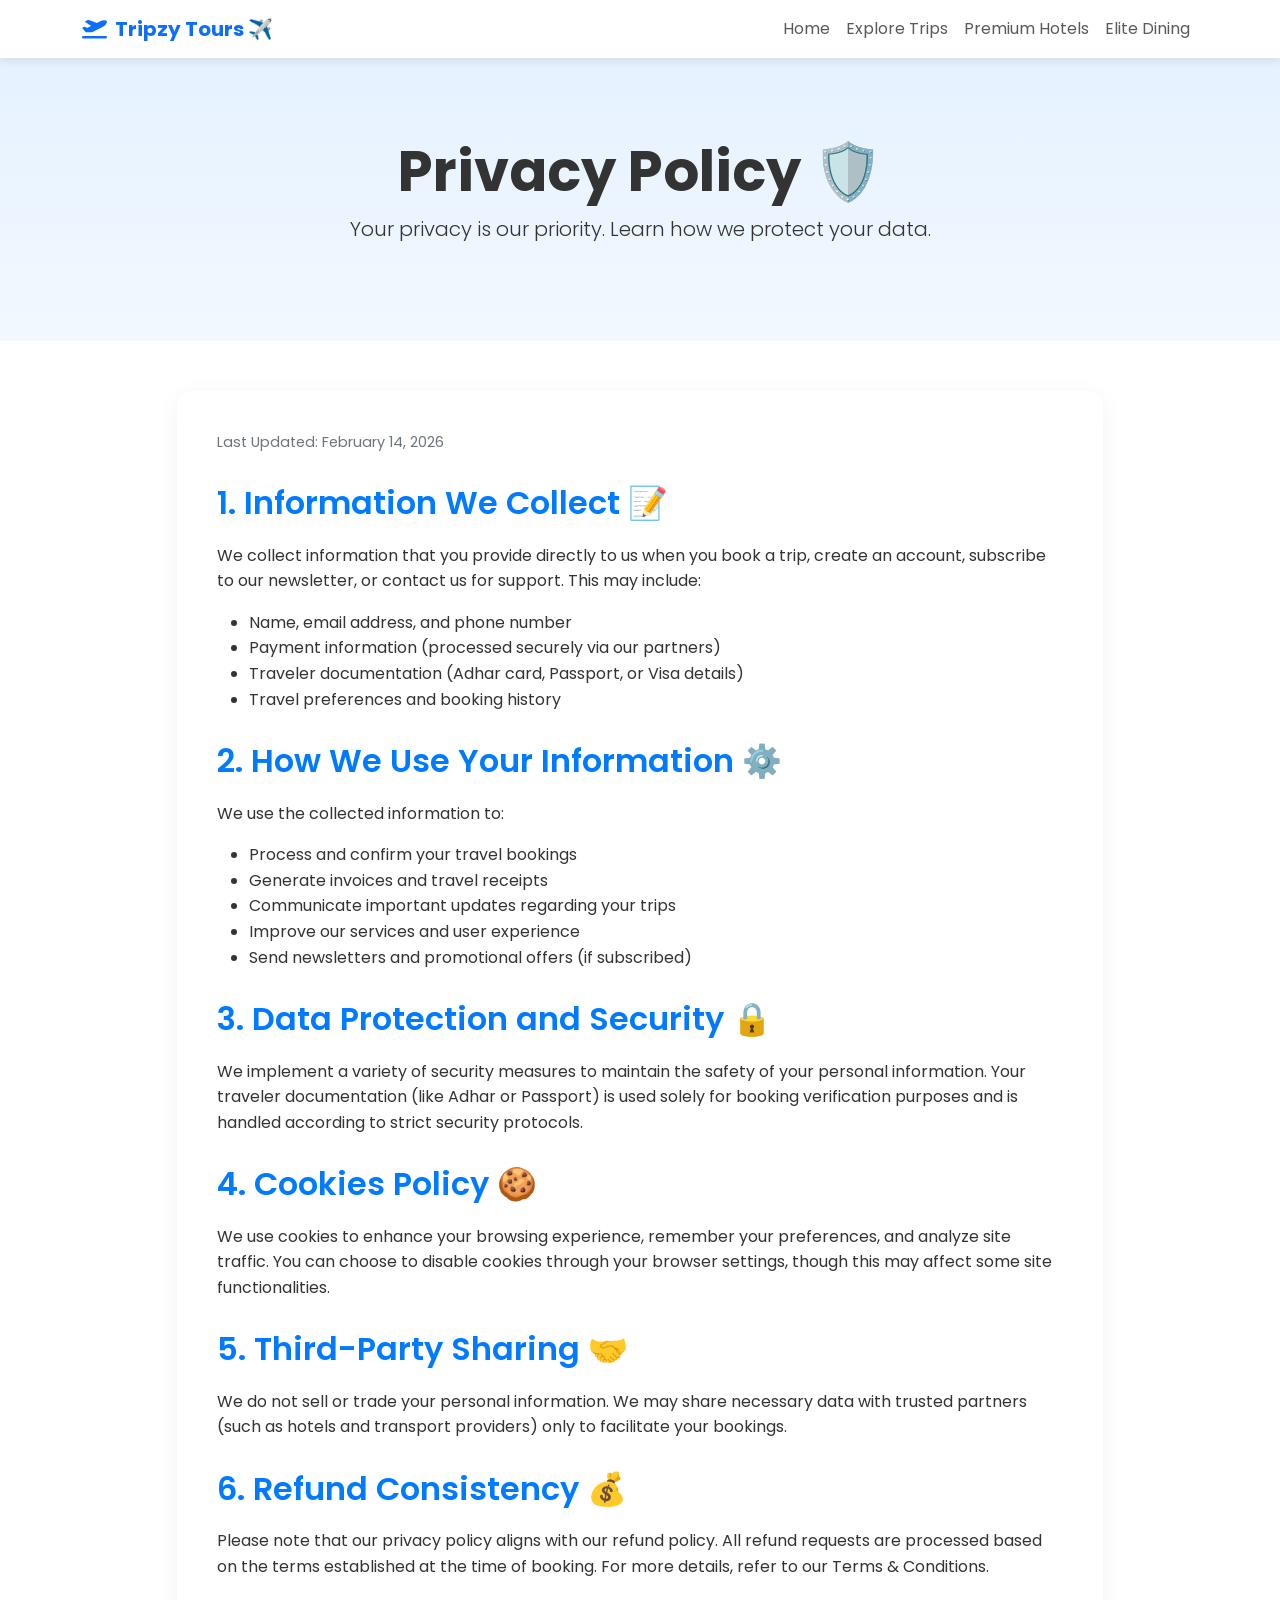
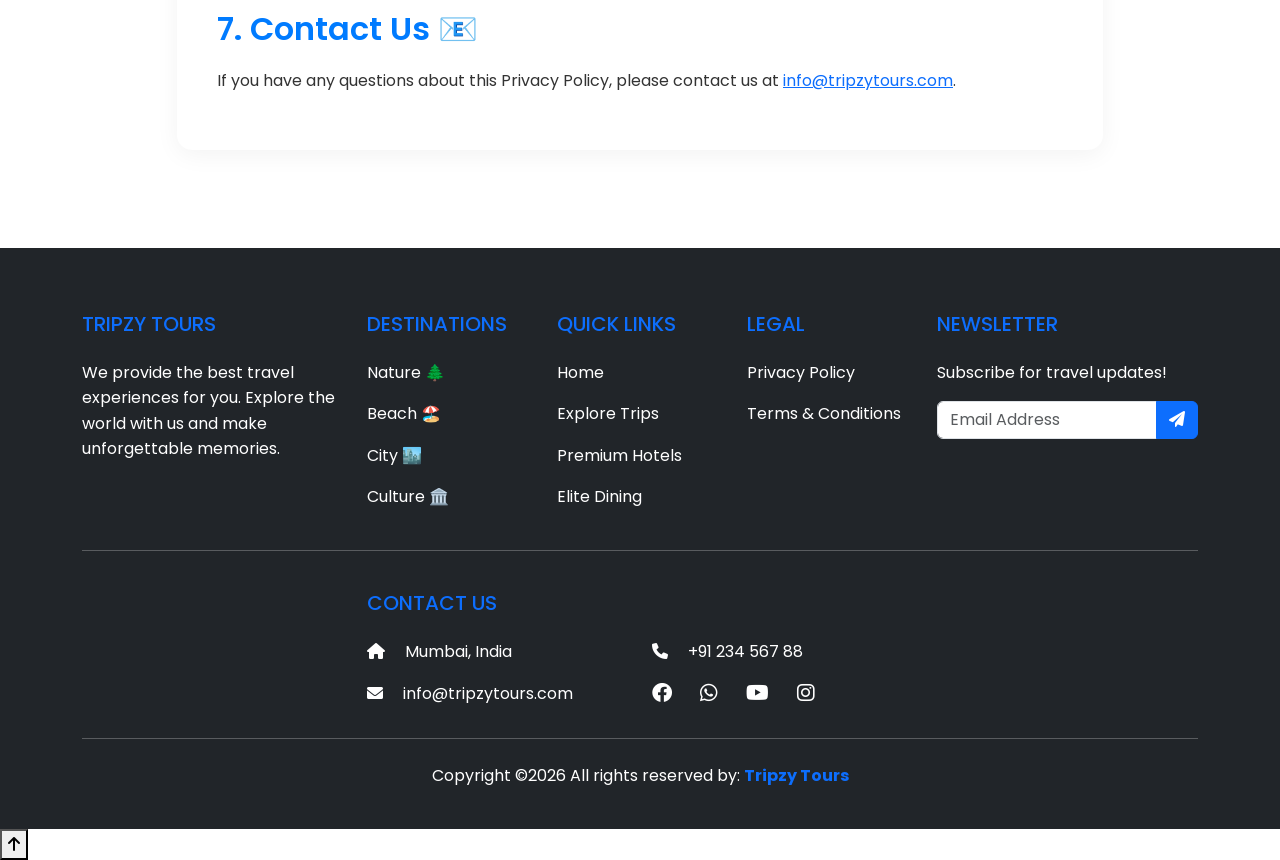
<file: FSD-1/PrivacyPolicy.html>
<!DOCTYPE html>
<html lang="en">

<head>
    <meta charset="UTF-8">
    <meta name="viewport" content="width=device-width, initial-scale=1.0">
    <title>Privacy Policy - Tripzy Tours</title>
    <link href="https://cdn.jsdelivr.net/npm/bootstrap@5.3.0/dist/css/bootstrap.min.css" rel="stylesheet">
    <link href="https://cdnjs.cloudflare.com/ajax/libs/font-awesome/6.0.0/css/all.min.css" rel="stylesheet">
    <link href="https://fonts.googleapis.com/css2?family=Poppins:wght@300;400;500;600;700&display=swap"
        rel="stylesheet">
    <style>
        :root {
            --primary-color: #007bff;
            --secondary-color: #6c757d;
        }

        body {
            font-family: 'Poppins', sans-serif;
            line-height: 1.6;
            color: #333;
        }

        .navbar {
            background-color: white;
            box-shadow: 0 2px 10px rgba(0, 0, 0, 0.1);
        }

        .hero-section {
            background: linear-gradient(rgba(0, 123, 255, 0.1), rgba(0, 123, 255, 0.05));
            padding: 80px 0;
            margin-bottom: 50px;
        }

        .policy-content {
            background: white;
            padding: 40px;
            border-radius: 15px;
            box-shadow: 0 5px 25px rgba(0, 0, 0, 0.05);
            margin-bottom: 50px;
        }

        h2 {
            color: var(--primary-color);
            font-weight: 600;
            margin-top: 30px;
            margin-bottom: 20px;
        }

        .last-updated {
            color: var(--secondary-color);
            font-size: 0.9rem;
            margin-bottom: 30px;
        }

        footer a:hover {
            color: var(--primary-color) !important;
            transition: 0.3s;
        }
    </style>
</head>

<body>
    <nav class="navbar navbar-expand-lg navbar-light sticky-top">
        <div class="container">
            <a class="navbar-brand fw-bold text-primary" href="index.html">
                <i class="fas fa-plane-departure me-2"></i>Tripzy Tours ✈️
            </a>
            <button class="navbar-toggler" type="button" data-bs-toggle="collapse" data-bs-target="#navbarNav">
                <span class="navbar-toggler-icon"></span>
            </button>
            <div class="collapse navbar-collapse" id="navbarNav">
                <ul class="navbar-nav ms-auto">
                    <li class="nav-item"><a class="nav-link" href="index.html">Home</a></li>
                    <li class="nav-item"><a class="nav-link" href="Explore1.html">Explore Trips</a></li>
                    <li class="nav-item"><a class="nav-link" href="Hotels_Premium.html">Premium Hotels</a></li>
                    <li class="nav-item"><a class="nav-link" href="Tasty_Bites.html">Elite Dining</a></li>
                </ul>
            </div>
        </div>
    </nav>

    <div class="hero-section text-center">
        <div class="container">
            <h1 class="display-4 fw-bold">Privacy Policy 🛡️</h1>
            <p class="lead">Your privacy is our priority. Learn how we protect your data.</p>
        </div>
    </div>

    <div class="container">
        <div class="row justify-content-center">
            <div class="col-lg-10">
                <div class="policy-content">
                    <p class="last-updated">Last Updated: February 14, 2026</p>

                    <h2>1. Information We Collect 📝</h2>
                    <p>We collect information that you provide directly to us when you book a trip, create an account,
                        subscribe to our newsletter, or contact us for support. This may include:</p>
                    <ul>
                        <li>Name, email address, and phone number</li>
                        <li>Payment information (processed securely via our partners)</li>
                        <li>Traveler documentation (Adhar card, Passport, or Visa details)</li>
                        <li>Travel preferences and booking history</li>
                    </ul>

                    <h2>2. How We Use Your Information ⚙️</h2>
                    <p>We use the collected information to:</p>
                    <ul>
                        <li>Process and confirm your travel bookings</li>
                        <li>Generate invoices and travel receipts</li>
                        <li>Communicate important updates regarding your trips</li>
                        <li>Improve our services and user experience</li>
                        <li>Send newsletters and promotional offers (if subscribed)</li>
                    </ul>

                    <h2>3. Data Protection and Security 🔒</h2>
                    <p>We implement a variety of security measures to maintain the safety of your personal information.
                        Your traveler documentation (like Adhar or Passport) is used solely for booking verification
                        purposes and is handled according to strict security protocols.</p>

                    <h2>4. Cookies Policy 🍪</h2>
                    <p>We use cookies to enhance your browsing experience, remember your preferences, and analyze site
                        traffic. You can choose to disable cookies through your browser settings, though this may affect
                        some site functionalities.</p>

                    <h2>5. Third-Party Sharing 🤝</h2>
                    <p>We do not sell or trade your personal information. We may share necessary data with trusted
                        partners (such as hotels and transport providers) only to facilitate your bookings.</p>

                    <h2>6. Refund Consistency 💰</h2>
                    <p>Please note that our privacy policy aligns with our refund policy. All refund requests are
                        processed based on the terms established at the time of booking. For more details, refer to our
                        Terms & Conditions.</p>

                    <h2>7. Contact Us 📧</h2>
                    <p>If you have any questions about this Privacy Policy, please contact us at <a
                            href="mailto:info@tripzytours.com">info@tripzytours.com</a>.</p>
                </div>
            </div>
        </div>
    </div>

    <footer class="bg-dark text-white pt-5 pb-4 mt-5">
        <div class="container text-center text-md-start">
            <div class="row text-center text-md-start mb-4">
                <div class="col-md-4 col-lg-3 col-xl-3 mx-auto mt-3">
                    <h5 class="text-uppercase mb-4 font-weight-bold text-primary">Tripzy Tours</h5>
                    <p>We provide the best travel experiences for you. Explore the world with us and make unforgettable
                        memories.
                    </p>
                </div>
                <div class="col-md-2 col-lg-2 col-xl-2 mx-auto mt-3">
                    <h5 class="text-uppercase mb-4 font-weight-bold text-primary">Destinations</h5>
                    <p><a href="Explore1.html?cat=nature" class="text-white" style="text-decoration: none;">Nature
                            🌲</a></p>
                    <p><a href="Explore1.html?cat=beach" class="text-white" style="text-decoration: none;">Beach 🏖️</a>
                    </p>
                    <p><a href="Explore1.html?cat=city" class="text-white" style="text-decoration: none;">City 🏙️</a>
                    </p>
                    <p><a href="Explore1.html?cat=culture" class="text-white" style="text-decoration: none;">Culture
                            🏛️</a></p>
                </div>
                <div class="col-md-2 col-lg-2 col-xl-2 mx-auto mt-3">
                    <h5 class="text-uppercase mb-4 font-weight-bold text-primary">Quick Links</h5>
                    <p><a href="index.html" class="text-white" style="text-decoration: none;">Home</a></p>
                    <p><a href="Explore1.html" class="text-white" style="text-decoration: none;">Explore Trips</a></p>
                    <p><a href="Hotels_Premium.html" class="text-white" style="text-decoration: none;">Premium
                            Hotels</a></p>
                    <p><a href="Tasty_Bites.html" class="text-white" style="text-decoration: none;">Elite Dining</a></p>
                </div>
                <div class="col-md-2 col-lg-2 col-xl-2 mx-auto mt-3">
                    <h5 class="text-uppercase mb-4 font-weight-bold text-primary">Legal</h5>
                    <p><a href="PrivacyPolicy.html" class="text-white" style="text-decoration: none;">Privacy Policy</a>
                    </p>
                    <p><a href="T&C.html" class="text-white" style="text-decoration: none;">Terms & Conditions</a></p>
                </div>
                <div class="col-md-4 col-lg-3 col-xl-3 mx-auto mt-3">
                    <h5 class="text-uppercase mb-4 font-weight-bold text-primary">Newsletter</h5>
                    <p>Subscribe for travel updates!</p>
                    <div class="input-group mb-3 footer-newsletter">
                        <input type="email" id="newsletterEmail" class="form-control" placeholder="Email Address">
                        <button class="btn btn-primary" type="button" onclick="handleNewsletterSignup()"><i
                                class="fas fa-paper-plane"></i></button>
                    </div>
                </div>
            </div>

            <hr class="mb-4 opacity-25">

            <div class="row text-center text-md-start align-items-center">
                <div class="col-md-6 col-lg-6 mx-auto mt-3">
                    <h5 class="text-uppercase mb-4 font-weight-bold text-primary">Contact Us</h5>
                    <div class="row">
                        <div class="col-md-6">
                            <p><i class="fas fa-home me-3"></i> Mumbai, India</p>
                            <p><a href="mailto:info@tripzytours.com" class="text-white"
                                    style="text-decoration: none;"><i class="fas fa-envelope me-3"></i>
                                    info@tripzytours.com</a></p>
                        </div>
                        <div class="col-md-6">
                            <p><a href="tel:+9123456788" class="text-white" style="text-decoration: none;"><i
                                        class="fas fa-phone me-3"></i> +91 234 567 88</a></p>
                            <div class="mt-2">
                                <a href="https://www.facebook.com" class="text-white me-4 text-decoration-none"><i
                                        class="fab fa-facebook fa-lg"></i></a>
                                <a href="https://wa.me/" class="text-white me-4 text-decoration-none"><i
                                        class="fab fa-whatsapp fa-lg"></i></a>
                                <a href="https://www.youtube.com" class="text-white me-4 text-decoration-none"><i
                                        class="fab fa-youtube fa-lg"></i></a>
                                <a href="https://www.instagram.com" class="text-white me-4 text-decoration-none"><i
                                        class="fab fa-instagram fa-lg"></i></a>
                            </div>
                        </div>
                    </div>
                </div>
            </div>
            <hr class="mb-4">
            <div class="row align-items-center">
                <div class="col-md-12 text-center">
                    <p>Copyright ©2026 All rights reserved by:
                        <a href="index.html" style="text-decoration: none;"><strong class="text-primary">Tripzy
                                Tours</strong></a>
                    </p>
                </div>
            </div>
        </div>
    </footer>

    <script>
        if (performance.getEntriesByType('navigation')[0].type === 'reload') {
            window.location.href = 'index.html';
        }
    </script>
    <script src="new1.js"></script>
</body>

</html>
</file>
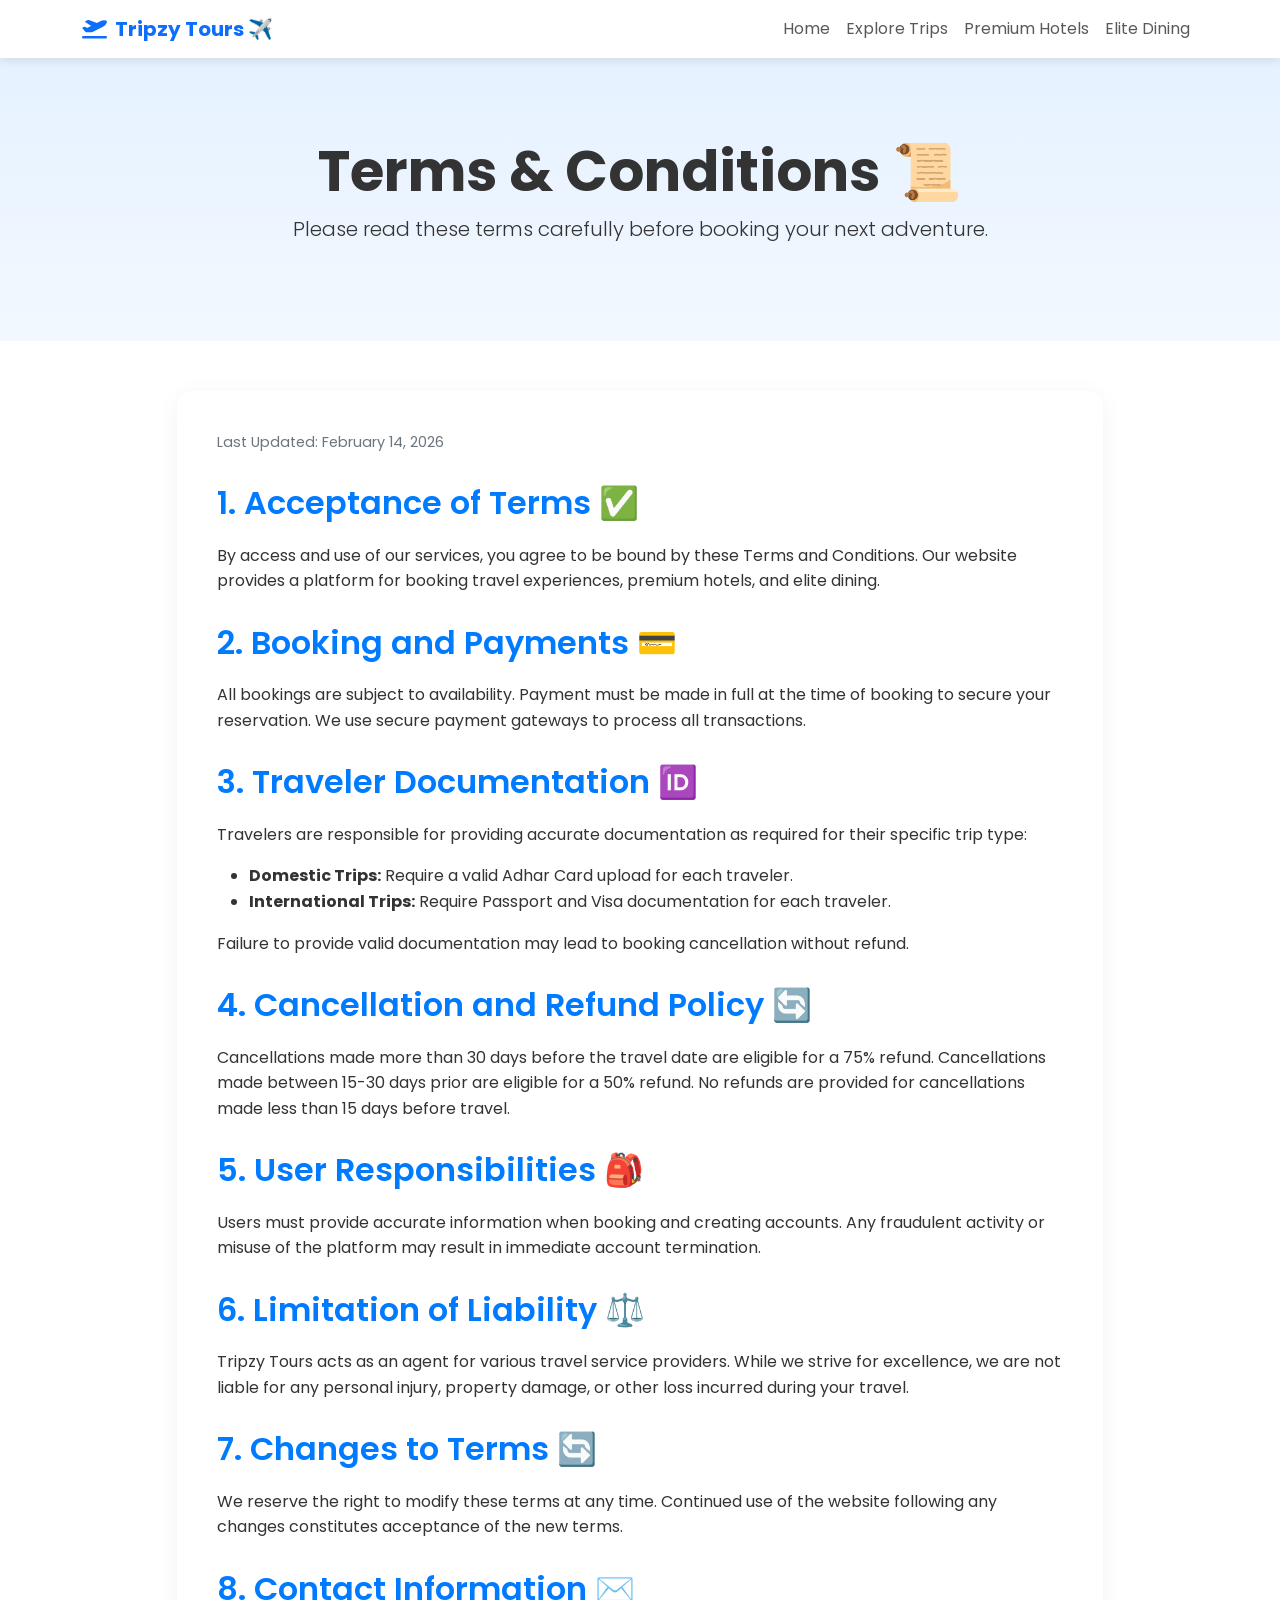
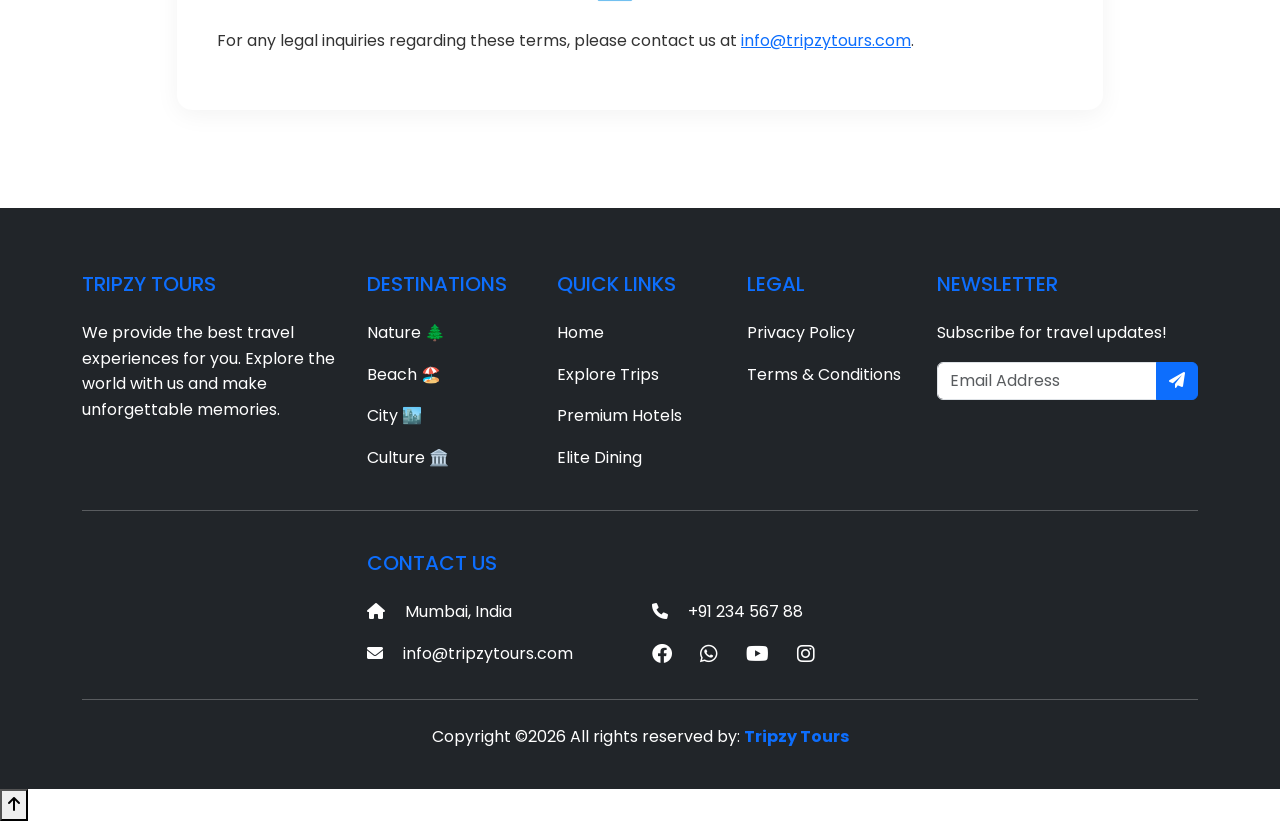
<file: FSD-1/T&C.html>
<!DOCTYPE html>
<html lang="en">

<head>
    <meta charset="UTF-8">
    <meta name="viewport" content="width=device-width, initial-scale=1.0">
    <title>Terms & Conditions - Tripzy Tours</title>
    <link href="https://cdn.jsdelivr.net/npm/bootstrap@5.3.0/dist/css/bootstrap.min.css" rel="stylesheet">
    <link href="https://cdnjs.cloudflare.com/ajax/libs/font-awesome/6.0.0/css/all.min.css" rel="stylesheet">
    <link href="https://fonts.googleapis.com/css2?family=Poppins:wght@300;400;500;600;700&display=swap"
        rel="stylesheet">
    <style>
        :root {
            --primary-color: #007bff;
            --secondary-color: #6c757d;
        }

        body {
            font-family: 'Poppins', sans-serif;
            line-height: 1.6;
            color: #333;
        }

        .navbar {
            background-color: white;
            box-shadow: 0 2px 10px rgba(0, 0, 0, 0.1);
        }

        .hero-section {
            background: linear-gradient(rgba(0, 123, 255, 0.1), rgba(0, 123, 255, 0.05));
            padding: 80px 0;
            margin-bottom: 50px;
        }

        .policy-content {
            background: white;
            padding: 40px;
            border-radius: 15px;
            box-shadow: 0 5px 25px rgba(0, 0, 0, 0.05);
            margin-bottom: 50px;
        }

        h2 {
            color: var(--primary-color);
            font-weight: 600;
            margin-top: 30px;
            margin-bottom: 20px;
        }

        .last-updated {
            color: var(--secondary-color);
            font-size: 0.9rem;
            margin-bottom: 30px;
        }

        footer a:hover {
            color: var(--primary-color) !important;
            transition: 0.3s;
        }
    </style>
</head>

<body>
    <nav class="navbar navbar-expand-lg navbar-light sticky-top">
        <div class="container">
            <a class="navbar-brand fw-bold text-primary" href="index.html">
                <i class="fas fa-plane-departure me-2"></i>Tripzy Tours ✈️
            </a>
            <button class="navbar-toggler" type="button" data-bs-toggle="collapse" data-bs-target="#navbarNav">
                <span class="navbar-toggler-icon"></span>
            </button>
            <div class="collapse navbar-collapse" id="navbarNav">
                <ul class="navbar-nav ms-auto">
                    <li class="nav-item"><a class="nav-link" href="index.html">Home</a></li>
                    <li class="nav-item"><a class="nav-link" href="Explore1.html">Explore Trips</a></li>
                    <li class="nav-item"><a class="nav-link" href="Hotels_Premium.html">Premium Hotels</a></li>
                    <li class="nav-item"><a class="nav-link" href="Tasty_Bites.html">Elite Dining</a></li>
                </ul>
            </div>
        </div>
    </nav>

    <div class="hero-section text-center">
        <div class="container">
            <h1 class="display-4 fw-bold">Terms & Conditions 📜</h1>
            <p class="lead">Please read these terms carefully before booking your next adventure.</p>
        </div>
    </div>

    <div class="container">
        <div class="row justify-content-center">
            <div class="col-lg-10">
                <div class="policy-content">
                    <p class="last-updated">Last Updated: February 14, 2026</p>

                    <h2>1. Acceptance of Terms ✅</h2>
                    <p>By access and use of our services, you agree to be bound by these Terms and Conditions. Our
                        website provides a platform for booking travel experiences, premium hotels, and elite dining.
                    </p>

                    <h2>2. Booking and Payments 💳</h2>
                    <p>All bookings are subject to availability. Payment must be made in full at the time of booking to
                        secure your reservation. We use secure payment gateways to process all transactions.</p>

                    <h2>3. Traveler Documentation 🆔</h2>
                    <p>Travelers are responsible for providing accurate documentation as required for their specific
                        trip type:</p>
                    <ul>
                        <li><strong>Domestic Trips:</strong> Require a valid Adhar Card upload for each traveler.</li>
                        <li><strong>International Trips:</strong> Require Passport and Visa documentation for each
                            traveler.</li>
                    </ul>
                    <p>Failure to provide valid documentation may lead to booking cancellation without refund.</p>

                    <h2>4. Cancellation and Refund Policy 🔄</h2>
                    <p>Cancellations made more than 30 days before the travel date are eligible for a 75% refund.
                        Cancellations made between 15-30 days prior are eligible for a 50% refund. No refunds are
                        provided for cancellations made less than 15 days before travel.</p>

                    <h2>5. User Responsibilities 🎒</h2>
                    <p>Users must provide accurate information when booking and creating accounts. Any fraudulent
                        activity or misuse of the platform may result in immediate account termination.</p>

                    <h2>6. Limitation of Liability ⚖️</h2>
                    <p>Tripzy Tours acts as an agent for various travel service providers. While we strive for
                        excellence, we are not liable for any personal injury, property damage, or other loss incurred
                        during your travel.</p>

                    <h2>7. Changes to Terms 🔄</h2>
                    <p>We reserve the right to modify these terms at any time. Continued use of the website following
                        any changes constitutes acceptance of the new terms.</p>

                    <h2>8. Contact Information ✉️</h2>
                    <p>For any legal inquiries regarding these terms, please contact us at <a
                            href="mailto:info@tripzytours.com">info@tripzytours.com</a>.</p>
                </div>
            </div>
        </div>
    </div>

    <footer class="bg-dark text-white pt-5 pb-4 mt-5">
        <div class="container text-center text-md-start">
            <div class="row text-center text-md-start mb-4">
                <div class="col-md-4 col-lg-3 col-xl-3 mx-auto mt-3">
                    <h5 class="text-uppercase mb-4 font-weight-bold text-primary">Tripzy Tours</h5>
                    <p>We provide the best travel experiences for you. Explore the world with us and make unforgettable
                        memories.
                    </p>
                </div>
                <div class="col-md-2 col-lg-2 col-xl-2 mx-auto mt-3">
                    <h5 class="text-uppercase mb-4 font-weight-bold text-primary">Destinations</h5>
                    <p><a href="Explore1.html?cat=nature" class="text-white" style="text-decoration: none;">Nature
                            🌲</a></p>
                    <p><a href="Explore1.html?cat=beach" class="text-white" style="text-decoration: none;">Beach 🏖️</a>
                    </p>
                    <p><a href="Explore1.html?cat=city" class="text-white" style="text-decoration: none;">City 🏙️</a>
                    </p>
                    <p><a href="Explore1.html?cat=culture" class="text-white" style="text-decoration: none;">Culture
                            🏛️</a></p>
                </div>
                <div class="col-md-2 col-lg-2 col-xl-2 mx-auto mt-3">
                    <h5 class="text-uppercase mb-4 font-weight-bold text-primary">Quick Links</h5>
                    <p><a href="index.html" class="text-white" style="text-decoration: none;">Home</a></p>
                    <p><a href="Explore1.html" class="text-white" style="text-decoration: none;">Explore Trips</a></p>
                    <p><a href="Hotels_Premium.html" class="text-white" style="text-decoration: none;">Premium
                            Hotels</a></p>
                    <p><a href="Tasty_Bites.html" class="text-white" style="text-decoration: none;">Elite Dining</a></p>
                </div>
                <div class="col-md-2 col-lg-2 col-xl-2 mx-auto mt-3">
                    <h5 class="text-uppercase mb-4 font-weight-bold text-primary">Legal</h5>
                    <p><a href="PrivacyPolicy.html" class="text-white" style="text-decoration: none;">Privacy Policy</a>
                    </p>
                    <p><a href="T&C.html" class="text-white" style="text-decoration: none;">Terms & Conditions</a></p>
                </div>
                <div class="col-md-4 col-lg-3 col-xl-3 mx-auto mt-3">
                    <h5 class="text-uppercase mb-4 font-weight-bold text-primary">Newsletter</h5>
                    <p>Subscribe for travel updates!</p>
                    <div class="input-group mb-3 footer-newsletter">
                        <input type="email" id="newsletterEmail" class="form-control" placeholder="Email Address">
                        <button class="btn btn-primary" type="button" onclick="handleNewsletterSignup()"><i
                                class="fas fa-paper-plane"></i></button>
                    </div>
                </div>
            </div>

            <hr class="mb-4 opacity-25">

            <div class="row text-center text-md-start align-items-center">
                <div class="col-md-6 col-lg-6 mx-auto mt-3">
                    <h5 class="text-uppercase mb-4 font-weight-bold text-primary">Contact Us</h5>
                    <div class="row">
                        <div class="col-md-6">
                            <p><i class="fas fa-home me-3"></i> Mumbai, India</p>
                            <p><a href="mailto:info@tripzytours.com" class="text-white"
                                    style="text-decoration: none;"><i class="fas fa-envelope me-3"></i>
                                    info@tripzytours.com</a></p>
                        </div>
                        <div class="col-md-6">
                            <p><a href="tel:+9123456788" class="text-white" style="text-decoration: none;"><i
                                        class="fas fa-phone me-3"></i> +91 234 567 88</a></p>
                            <div class="mt-2">
                                <a href="https://www.facebook.com" class="text-white me-4 text-decoration-none"><i
                                        class="fab fa-facebook fa-lg"></i></a>
                                <a href="https://wa.me/" class="text-white me-4 text-decoration-none"><i
                                        class="fab fa-whatsapp fa-lg"></i></a>
                                <a href="https://www.youtube.com" class="text-white me-4 text-decoration-none"><i
                                        class="fab fa-youtube fa-lg"></i></a>
                                <a href="https://www.instagram.com" class="text-white me-4 text-decoration-none"><i
                                        class="fab fa-instagram fa-lg"></i></a>
                            </div>
                        </div>
                    </div>
                </div>
            </div>
            <hr class="mb-4">
            <div class="row align-items-center">
                <div class="col-md-12 text-center">
                    <p>Copyright ©2026 All rights reserved by:
                        <a href="index.html" style="text-decoration: none;"><strong class="text-primary">Tripzy
                                Tours</strong></a>
                    </p>
                </div>
            </div>
        </div>
    </footer>

    <script>
        if (performance.getEntriesByType('navigation')[0].type === 'reload') {
            window.location.href = 'index.html';
        }
    </script>
    <script src="new1.js"></script>
</body>

</html>
</file>
